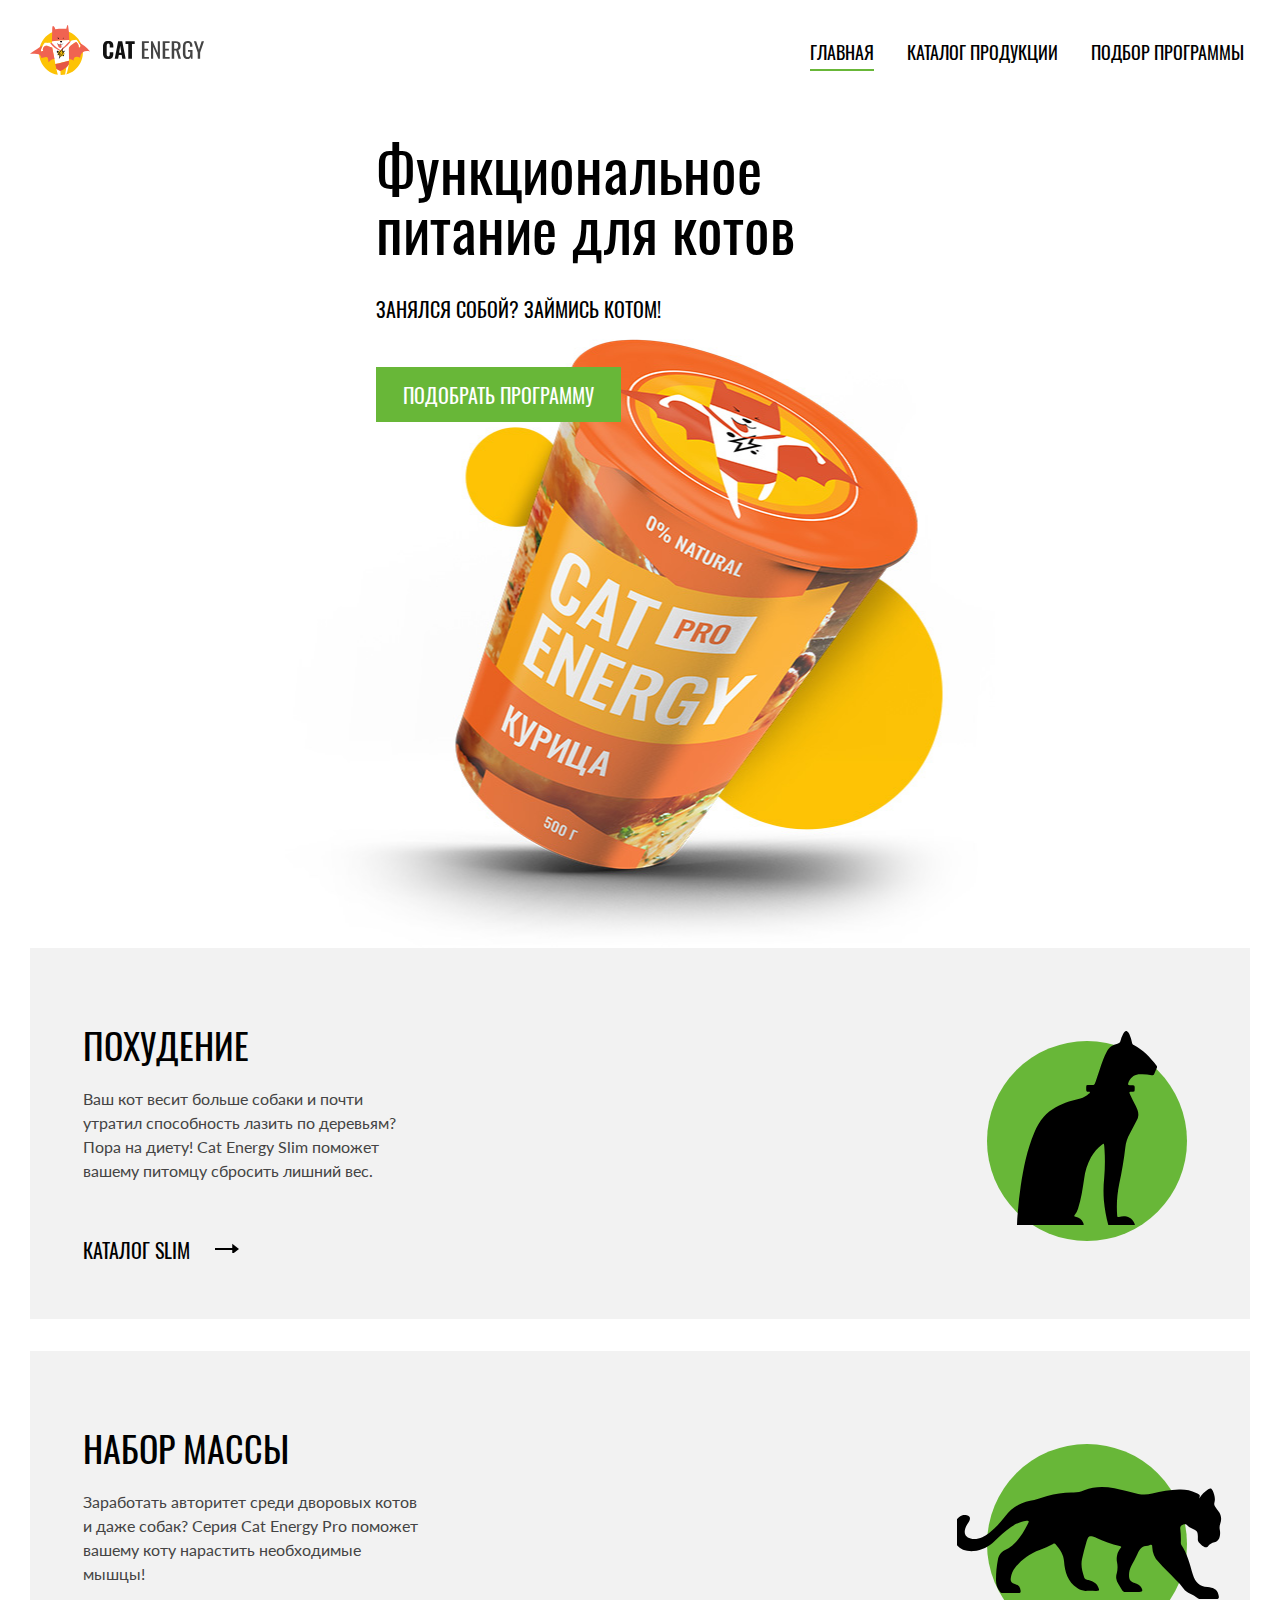
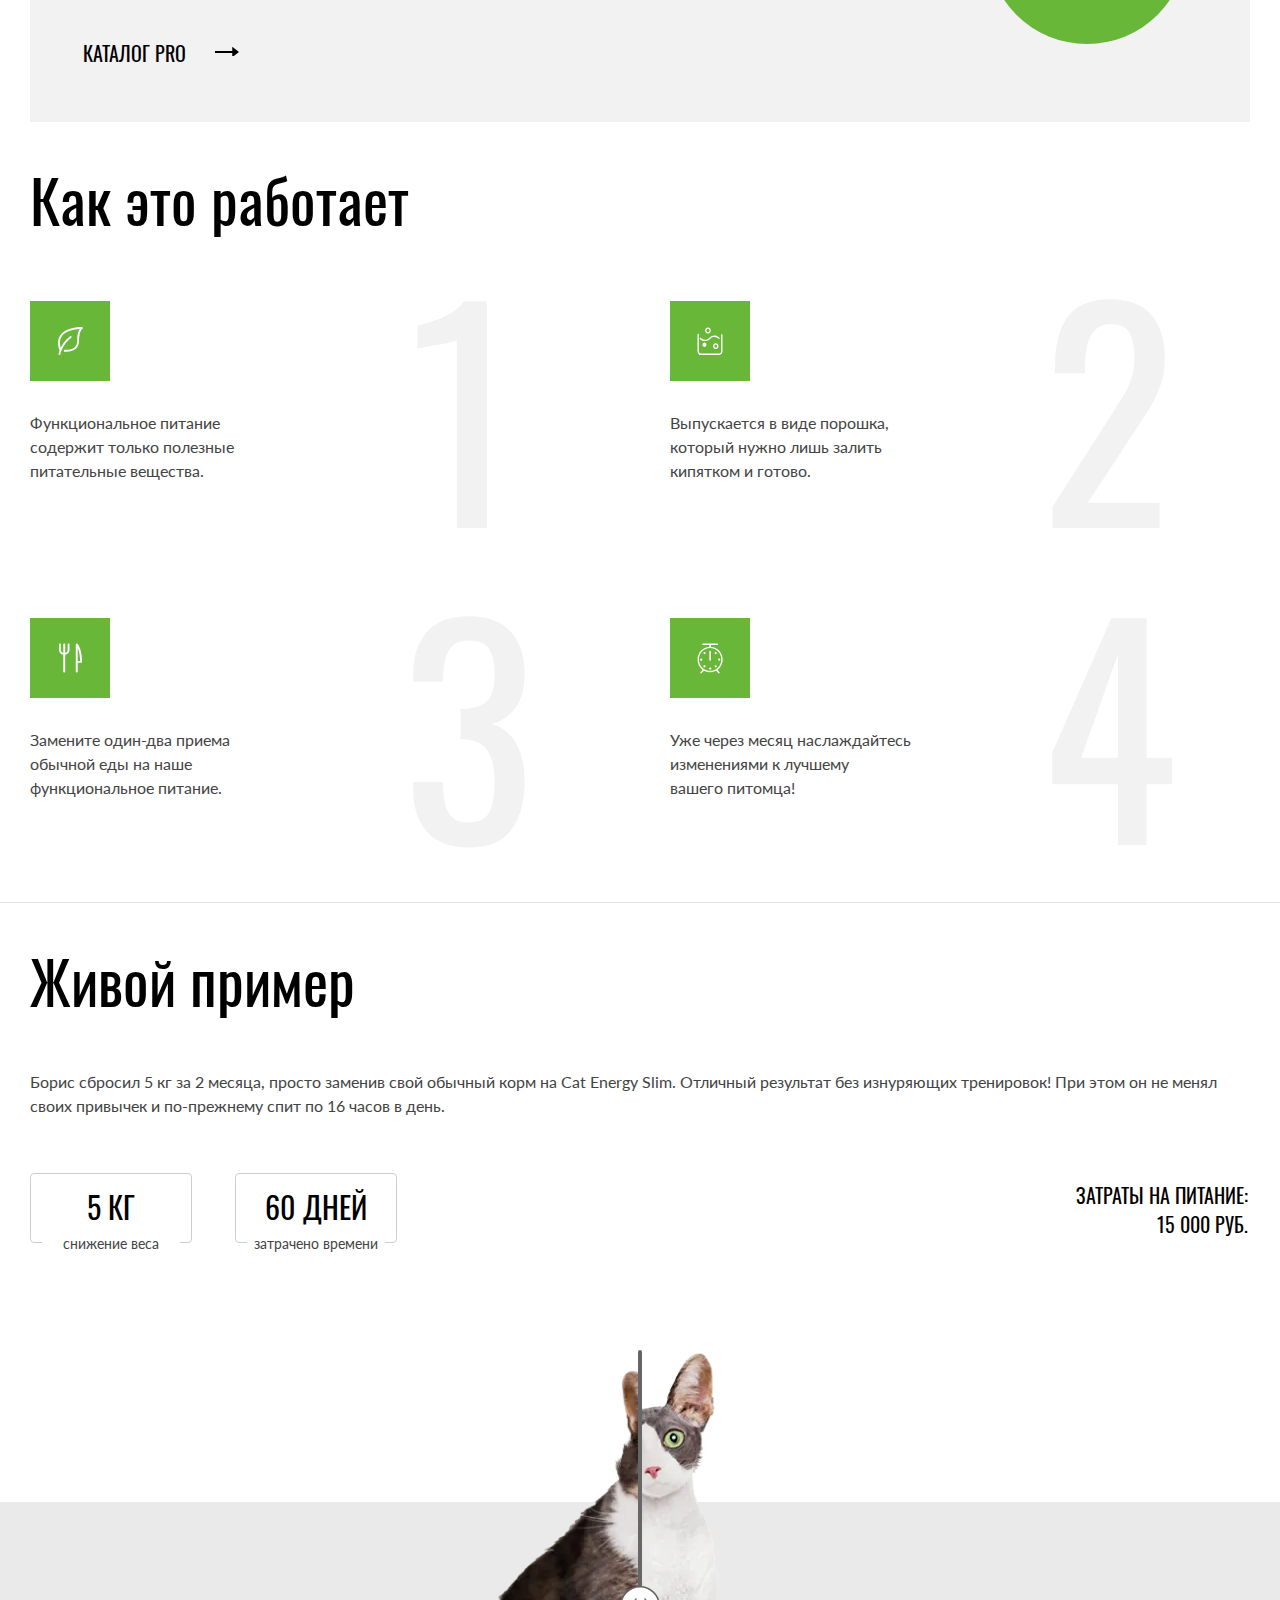
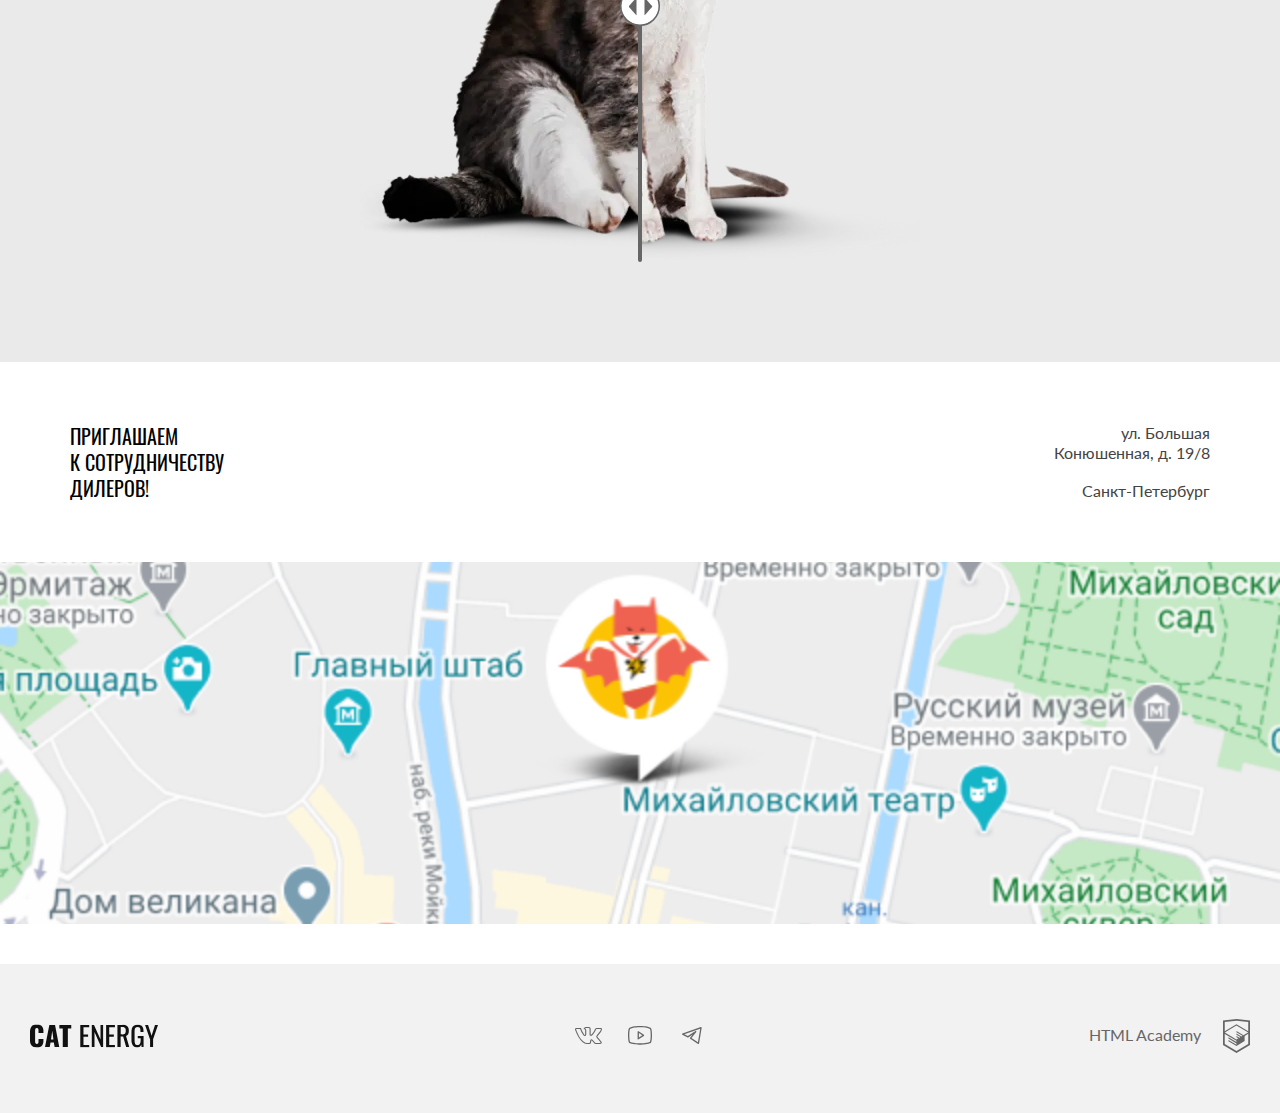
<file: index.html>
<!DOCTYPE html><html class="page" lang="ru"><head><meta charset="UTF-8"><title>Кокой-то Cat Energy</title><link rel="preload" href="styles/styles.css" as="style" crossorigin="anonymous"><link rel="preload" href="fonts/oswald/oswaldregular.woff2" as="font" crossorigin="anonymous"><link rel="preload" href="fonts/lato/Lato-Regular.woff2" as="font" crossorigin="anonymous"><meta name="viewport" content="width=device-width,initial-scale=1"><link rel="stylesheet" href="styles/styles.css"><link rel="icon" href="favicon.ico"><link rel="icon" href="./favicons/icon.svg" type="image/svg+xml"><link rel="apple-touch-icon" href="favicons/apple.png"><link rel="manifest" href="manifest.webmanifest"><script src="scripts/index.js" defer="defer"></script></head><body class="page__body page__body--index"><header class="main-header"><a class="main-header__logo" href="index.html"><picture><source media="(min-width: 1440px)" srcset="./images/logo-desktop.svg" width="202" height="59" type="image/svg+xml"><source media="(min-width: 768px)" srcset="./images/logo-tablet.svg" width="174" height="50" type="image/svg+xml"><img src="./images/logo-mobile.svg" alt="Логотип кокой" width="33" height="38"></picture></a><nav class="main-nav"><button class="main-nav__toggle" type="button"><span class="visually-hidden">Открыть меню</span></button><ul class="main-nav__list site-list page__nav"><li class="site-list__item"><a class="site-list__link site-list__link--current site-list__link--index" href="#">Главная</a></li><li class="site-list__item"><a class="site-list__link" href="./catalog.html">Каталог продукции</a></li><li class="site-list__item"><a class="site-list__link" href="./form.html">Подбор программы</a></li></ul></nav></header><main class="main"><section class="hero"><div class="hero__container"><div class="hero__wrapper"><div class="hero__block"><h1 class="hero__title">Функциональное питание для котов</h1><p class="hero__text">Занялся собой? Займись котом!</p></div></div><a class="link hero__link" href="#">Подобрать программу</a></div></section><section class="goals"><h2 class="visually-hidden">Выбор цели питания для котика</h2><ul class="goals__list"><li class="goals__item goals__item--slim"><h3 class="goals__title">Похудение</h3><p class="goals__text">Ваш кот весит больше собаки и почти утратил способность лазить по деревьям? Пора на диету! Cat Energy Slim поможет вашему питомцу сбросить лишний вес.</p><a class="link goals__link" href="#"><span class="goals__point">Каталог slim</span></a></li><li class="goals__item goals__item--pro"><h3 class="goals__title">Набор массы</h3><p class="goals__text">Заработать авторитет среди дворовых котов и даже собак? Серия Cat Energy Pro поможет вашему коту нарастить необходимые мышцы!</p><a class="link goals__link" href="#"><span class="goals__point">Каталог pro</span></a></li></ul></section><section class="advantages"><h2 class="advantages__title">Как это работает</h2><ul class="advantages__list"><li class="advantages__item advantages__item--leaf"><p class="advantages__text">Функциональное питание содержит только полезные питательные вещества.</p></li><li class="advantages__item advantages__item--boil"><p class="advantages__text">Выпускается в виде порошка, который нужно лишь залить кипятком и готово.</p></li><li class="advantages__item advantages__item--eat"><p class="advantages__text">Замените один-два приема обычной еды на наше функциональное питание.</p></li><li class="advantages__item advantages__item--clock"><p class="advantages__text">Уже через месяц наслаждайтесь изменениями к лучшему вашего&nbsp;питомца!</p></li></ul></section><section class="description"><h2 class="description__title"><span class="description__title-text">Живой пример</span></h2><div class="description__wrapper"><div class="description__block"><p class="description__text">Борис сбросил 5 кг за 2 месяца, просто заменив свой обычный корм на Cat Energy Slim. Отличный результат без&nbsp;изнуряющих тренировок! При этом он не менял своих привычек и по-прежнему спит по 16 часов в день.</p><div class="description__container"><ul class="description__results"><li class="description__result result"><span class="result__title">5 кг</span> <span class="result__text">снижение веса</span></li><li class="description__result result"><span class="result__title">60 дней</span> <span class="result__text">затрачено времени</span></li></ul><p class="description__cost">Затраты на питание: <span class="description__sum">15 000 руб.</span></p></div></div><div class="slider"><div class="slider__container"><ul class="slider__list"><li class="slider__screen slider__screen--before"><picture><source type="image/webp" media="(min-width: 768px)" srcset="./images/before-tablet@1x.webp, ./images/before-tablet@2x.webp 2x" width="560" height="512"><source type="image/webp" srcset="./images/before-mobile@1x.webp, ./images/before-mobile@2x.webp 2x" width="280" height="256"><source media="(min-width: 768px)" width="560" height="512" type="image/png" srcset="./images/before-tablet@1x.png, ./images/before-tablet@2x.png 2x"><img src="./images/before-mobile@1x.png" srcset="./images/before-mobile@2x.png 2x" width="280" height="256" alt="Толстенький котик"></picture></li><li class="slider__screen slider__screen--after"><picture><source type="image/webp" media="(min-width: 768px)" srcset="./images/after-tablet@1x.webp, ./images/after-tablet@2x.webp 2x" width="560" height="512"><source type="image/webp" srcset="./images/after-mobile@1x.webp, ./images/after-mobile@2x.webp 2x" width="280" height="256"><source media="(min-width: 768px)" width="560" height="512" type="image/png" srcset="./images/after-tablet@1x.png, ./images/after-tablet@2x.png 2x"><img src="./images/after-mobile@1x.png" srcset="./images/after-mobile@2x.png 2x" width="280" height="256" alt="Худенький котик"></picture></li></ul><button class="slider__control" type="button"><span class="visually-hidden">Показывает разницу</span> <span class="slider__control-bg"></span></button></div></div></div></section></main><footer class="footer"><section class="contacts"><div class="contacts__invite invite"><h2 class="invite__title">Приглашаем к&nbsp;сотрудничеству дилеров!</h2><p class="invite__text"><span>ул. Большая Конюшенная, д. 19/8</span><span>Санкт-Петербург</span></p></div><div class="contacts__map map"><div class="map__google"><iframe src="https://www.google.com/maps/embed?pb=!1m18!1m12!1m3!1d1998.603787672858!2d30.32047247697675!3d59.938716474915154!2m3!1f0!2f0!3f0!3m2!1i1024!2i768!4f13.1!3m3!1m2!1s0x4696310fca145cc1%3A0x42b32648d8238007!2z0JHQvtC70YzRiNCw0Y8g0JrQvtC90Y7RiNC10L3QvdCw0Y8g0YPQuy4sIDE5LzgsINCh0LDQvdC60YIt0J_QtdGC0LXRgNCx0YPRgNCzLCDQoNC-0YHRgdC40Y8sIDE5MTE4Ng!5e0!3m2!1sru!2srs!4v1732124999449!5m2!1sru!2srs" width="600" height="450" style="border:0;" allowfullscreen="" loading="lazy" referrerpolicy="no-referrer-when-downgrade"></iframe></div><div class="map__image"><picture><img src="../../images/location.png" alt="Карта с локацией местоположения" width="320" height="362"></picture></div></div></section><div class="footer__elements"><div class="footer__container"><a class="footer__logo" href="#"><img src="./images/logo-mobile-text.svg" alt="Логотип Кэт Энерджи" width="128" height="24"></a></div><ul class="social"><li class="social__item"><a class="social__link social__link--vk" href="#" aria-label="Переход во вконтакте"></a></li><li class="social__item"><a class="social__link social__link--youtube" href="#" aria-label="Переход в youtube"></a></li><li class="social__item"><a class="social__link social__link--telegram" href="#" aria-label="Переход в телеграм"></a></li></ul><div class="footer__developer"><a class="footer__link" href="https://htmlacademy.ru/">HTML Academy</a> <a class="footer__pin" href="https://htmlacademy.ru/"><svg role="img" width="27" height="34" viewBox="0 0 27 34" xmlns="http://www.w3.org/2000/svg"><use href="./icons/stack.svg#html-academy-pin"></use></svg> <span class="visually-hidden">Логотип Разработчика</span></a></div></div></footer></body></html>
</file>
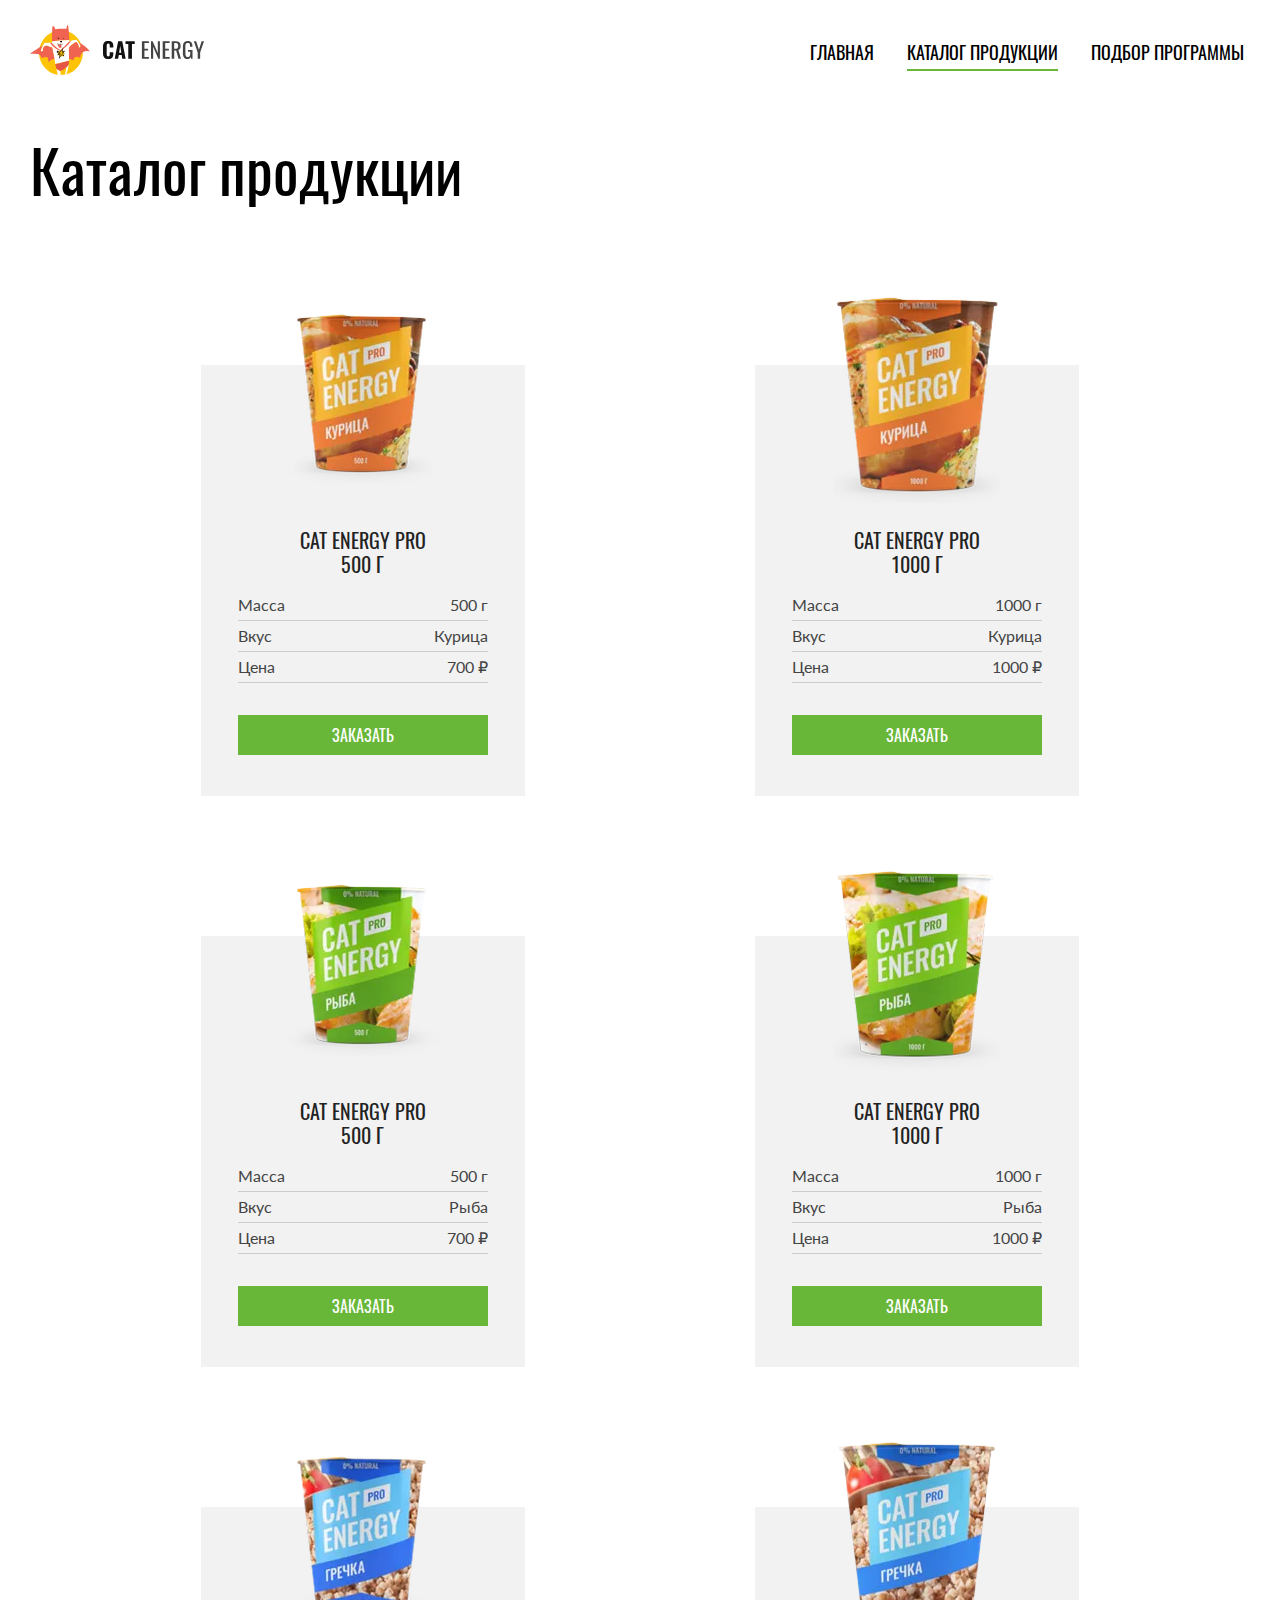
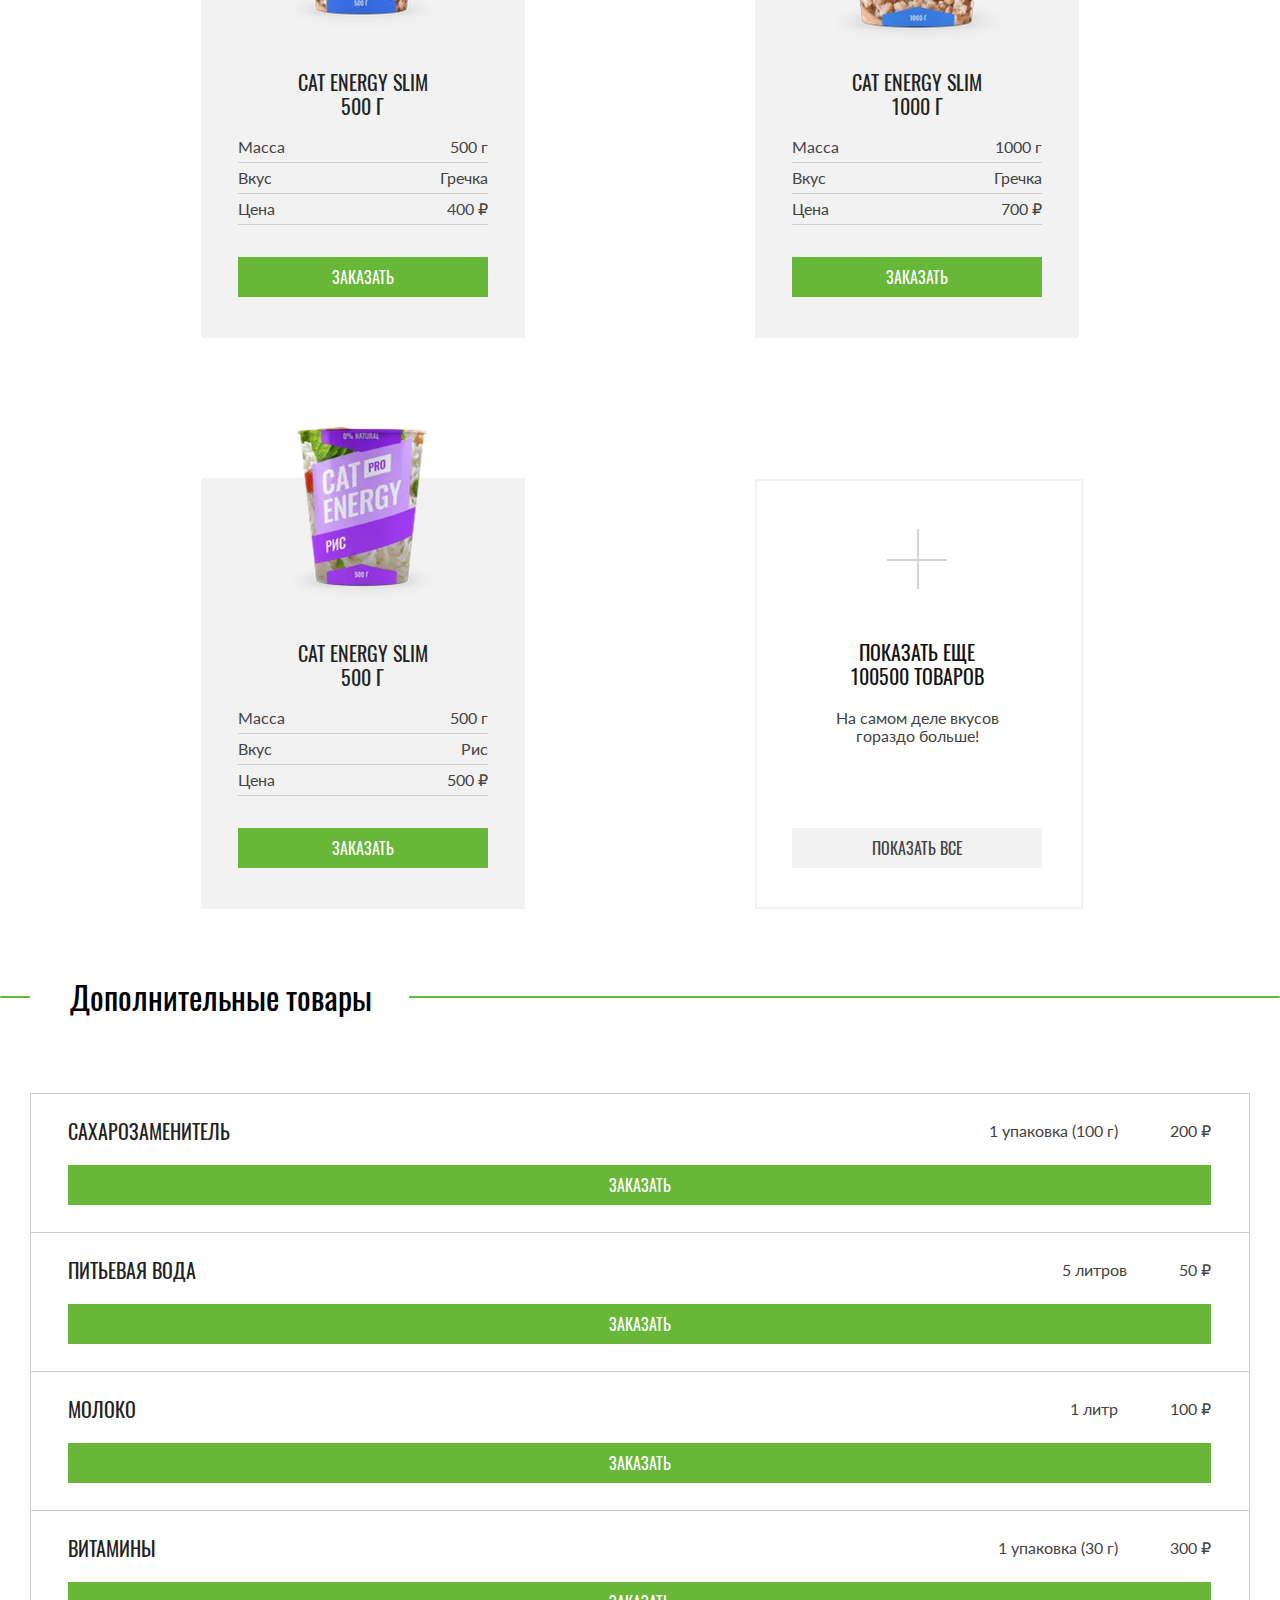
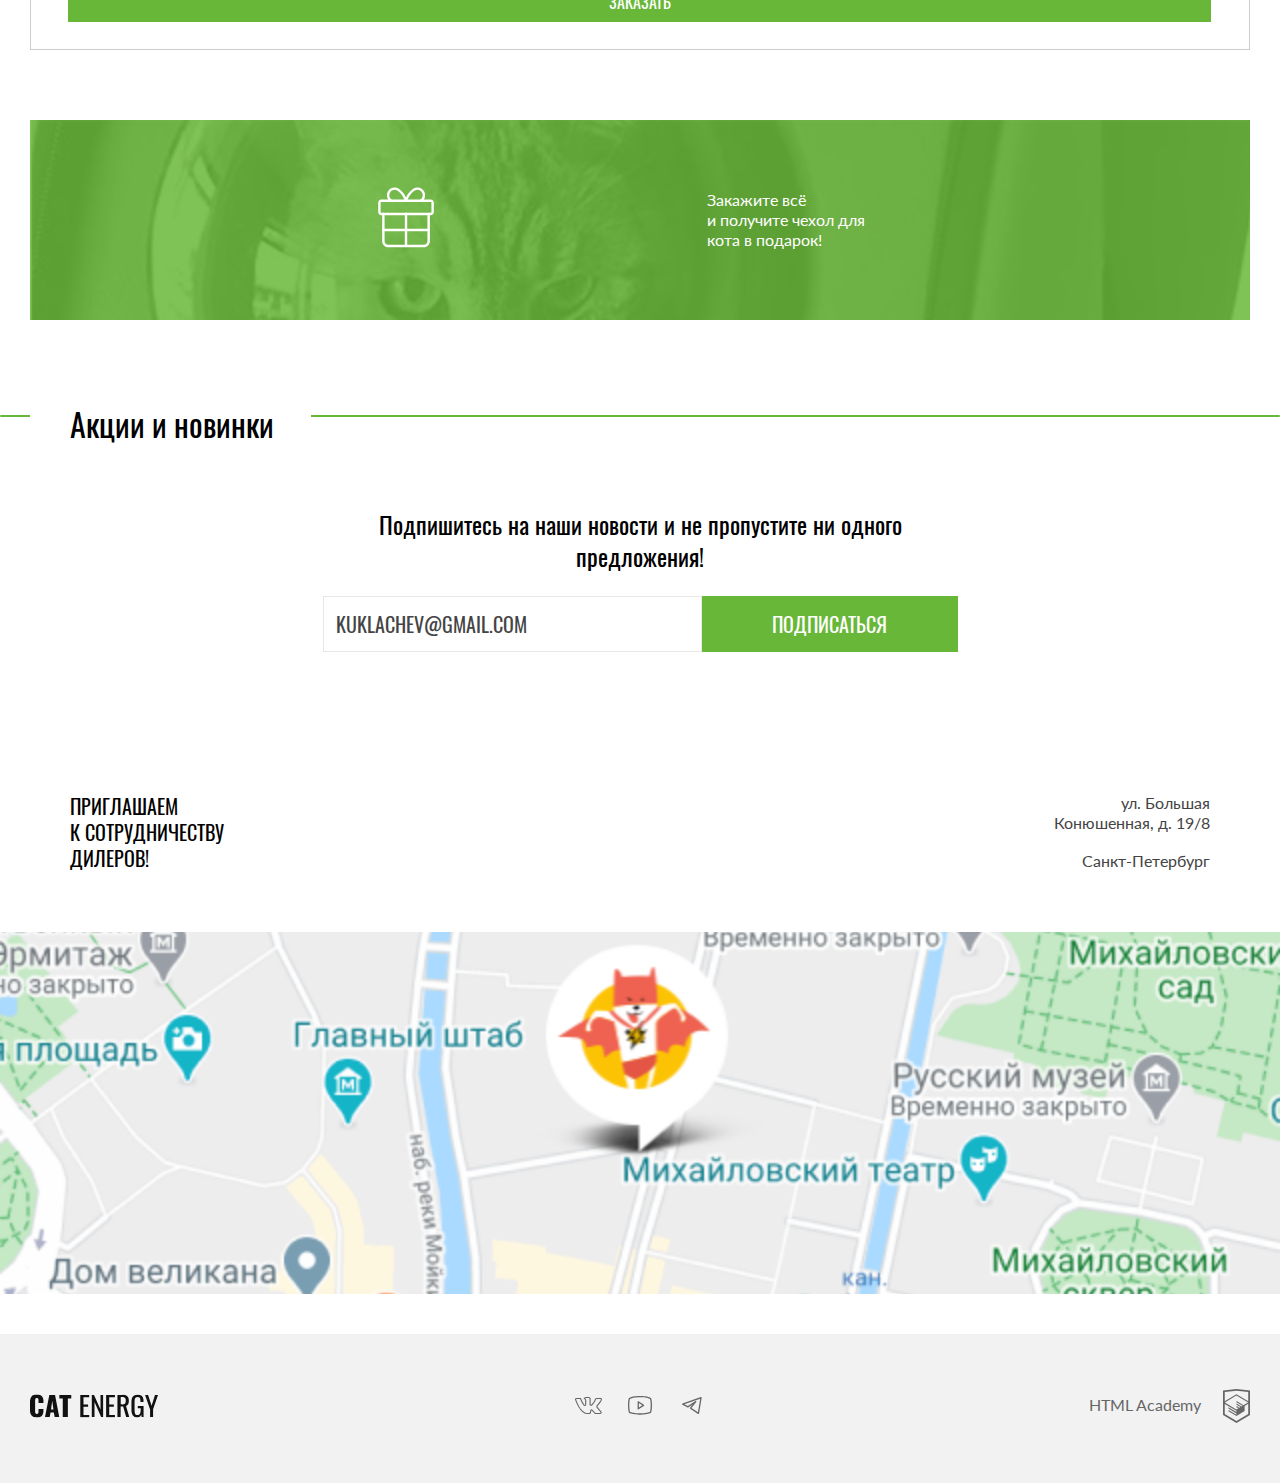
<file: catalog.html>
<!DOCTYPE html><html class="page" lang="ru"><head><meta charset="UTF-8"><title>Кокой-то Cat Energy</title><link rel="preload" href="styles/styles.css" as="style" crossorigin="anonymous"><link rel="preload" href="fonts/oswald/oswaldregular.woff2" as="font" crossorigin="anonymous"><link rel="preload" href="fonts/lato/Lato-Regular.woff2" as="font" crossorigin="anonymous"><meta name="viewport" content="width=device-width,initial-scale=1"><link rel="stylesheet" href="styles/styles.css"><link rel="icon" href="favicon.ico"><link rel="icon" href="./favicons/icon.svg" type="image/svg+xml"><link rel="apple-touch-icon" href="favicons/apple.png"><link rel="manifest" href="manifest.webmanifest"><script src="scripts/index.js" defer="defer"></script></head><body class="page__body"><header class="main-header"><a class="main-header__logo" href="index.html"><picture><source media="(min-width: 1440px)" srcset="./images/logo-desktop.svg" width="202" height="59" type="image/svg+xml"><source media="(min-width: 768px)" srcset="./images/logo-tablet.svg" width="174" height="50" type="image/svg+xml"><img src="./images/logo-mobile.svg" alt="Логотип кокой" width="33" height="38"></picture></a><nav class="main-nav"><button class="main-nav__toggle" type="button"><span class="visually-hidden">Открыть меню</span></button><ul class="main-nav__list site-list page__nav"><li class="site-list__item"><a class="site-list__link" href="/index.html">Главная</a></li><li class="site-list__item"><a class="site-list__link site-list__link--current" href="./catalog.html">Каталог продукции</a></li><li class="site-list__item"><a class="site-list__link" href="./form.html">Подбор программы</a></li></ul></nav></header><main class="main"><section><div class="product"><h1 class="product__title inner-title"><span class="inner-title__text">Каталог продукции</span></h1><ul class="product__about"><li class="product__catalog card"><div class="card__content"><div class="card__specification"><picture><source type="image/webp" media="(min-width: 1440px)" srcset="./images/chicken500-desktop@1x.webp, ./images/chicken500-desktop@2x.webp 2x" width="169" height="210"><source type="image/webp" media="(min-width: 768px)" srcset="./images/chicken500-tablet@1x.webp, ./images/chicken500-tablet@2x.webp 2x" width="200" height="210"><source type="image/webp" srcset="./images/chicken500@1x.webp, ./images/chicken500@2x.webp 2x" width="140" height="107"><source media="(min-width: 1440px)" srcset="./images/chicken500-desktop@1x.png, ./images/chicken500-desktop@2x.png 2x" type="image/png" width="169" height="210"><source media="(min-width: 768px)" srcset="./images/chicken500-tablet@1x.png, ./images/chicken500-tablet@2x.png 2x" type="image/png" width="200" height="210"><img class="card__image" alt="Корм с курой" src="./images/chicken500@1x.png" srcset="./images/chicken500@2x.png 2x" width="140" height="107"></picture><div class="card__details details"><h2 class="details__title">Cat Energy PRO 500 г</h2><div class="details__elements"><p class="details__text">Масса <span>500 г</span></p><p class="details__text">Вкус <span>Курица</span></p><p class="details__text">Цена<span>700 ₽</span></p></div></div></div><a class="card__link" href="#">Заказать</a></div></li><li class="product__catalog card"><div class="card__content"><div class="card__specification"><picture><source type="image/webp" media="(min-width: 1440px)" srcset="./images/chicken1000-desktop@1x.webp, ./images/chicken1000-desktop@2x.webp 2x" width="169" height="210"><source type="image/webp" media="(min-width: 768px)" srcset="./images/chicken1000-tablet@1x.webp, ./images/chicken1000-tablet@2x.webp 2x" width="200" height="210"><source type="image/webp" srcset="./images/chicken1000@1x.webp, ./images/chicken1000@2x.webp 2x" width="140" height="107"><source media="(min-width: 1440px)" srcset="./images/chicken1000-desktop@1x.png, ./images/chicken1000-desktop@2x.png 2x" type="image/png" width="169" height="210"><source media="(min-width: 768px)" srcset="./images/chicken1000-tablet@1x.png, ./images/chicken1000-tablet@2x.png 2x" type="image/png" width="200" height="210"><img class="card__image" alt="Корм с курой" src="./images/chicken1000@1x.png" srcset="./images/chicken1000@2x.png 2x" width="140" height="107"></picture><div class="card__details details"><h2 class="details__title">Cat Energy PRO 1000 г</h2><div class="details__elements"><p class="details__text">Масса <span>1000 г</span></p><p class="details__text">Вкус <span>Курица</span></p><p class="details__text">Цена <span>1000 ₽</span></p></div></div></div><a class="card__link" href="#">Заказать</a></div></li><li class="product__catalog card"><div class="card__content"><div class="card__specification"><picture><source type="image/webp" media="(min-width: 1440px)" srcset="./images/fish500-desktop@1x.webp, ./images/fish500-desktop@2x.webp 2x" width="169" height="210"><source type="image/webp" media="(min-width: 768px)" srcset="./images/fish500-tablet@1x.webp, ./images/fish500-tablet@2x.webp 2x" width="200" height="210"><source type="image/webp" srcset="./images/fish500@1x.webp, ./images/fish500@2x.webp 2x" width="140" height="107"><source media="(min-width: 1440px)" srcset="./images/fish500-desktop@1x.png, ./images/fish500-desktop@2x.png 2x" type="image/png" width="169" height="210"><source media="(min-width: 768px)" srcset="./images/fish500-tablet@1x.png, ./images/fish500-tablet@2x.png 2x" type="image/png" width="200" height="210"><img class="card__image" alt="Корм с рыбой" src="./images/fish500@1x.png" srcset="./images/fish500@2x.png 2x" width="140" height="107"></picture><div class="card__details details"><h2 class="details__title">Cat Energy PRO 500 г</h2><div class="details__elements"><p class="details__text">Масса <span>500 г</span></p><p class="details__text">Вкус <span>Рыба</span></p><p class="details__text">Цена <span>700 ₽</span></p></div></div></div><a class="card__link" href="#">Заказать</a></div></li><li class="product__catalog card"><div class="card__content"><div class="card__specification"><picture><source type="image/webp" media="(min-width: 1440px)" srcset="./images/fish1000-desktop@1x.webp, ./images/fish1000-desktop@2x.webp 2x" width="169" height="210"><source type="image/webp" media="(min-width: 768px)" srcset="./images/fish1000-tablet@1x.webp, ./images/fish1000-tablet@2x.webp 2x" width="200" height="210"><source type="image/webp" srcset="./images/fish1000@1x.webp, ./images/fish1000@2x.webp 2x" width="140" height="107"><source media="(min-width: 1440px)" srcset="./images/fish1000-desktop@1x.png, ./images/fish1000-desktop@2x.png 2x" type="image/png" width="169" height="210"><source media="(min-width: 768px)" srcset="./images/fish1000-tablet@1x.png, ./images/fish1000-tablet@2x.png 2x" type="image/png" width="200" height="210"><img class="card__image" alt="Корм с рыбой" src="./images/fish1000@1x.png" srcset="./images/fish1000@2x.png 2x" width="140" height="107"></picture><div class="card__details details"><h2 class="details__title">Cat Energy PRO 1000 г</h2><div class="details__elements"><p class="details__text">Масса <span>1000 г</span></p><p class="details__text">Вкус <span>Рыба</span></p><p class="details__text">Цена <span>1000 ₽</span></p></div></div></div><a class="card__link" href="#">Заказать</a></div></li><li class="product__catalog card"><div class="card__content"><div class="card__specification"><picture><source type="image/webp" media="(min-width: 1440px)" srcset="./images/buckwheat500-desktop@1x.webp, ./images/buckwheat500-desktop@2x.webp 2x" width="169" height="210"><source type="image/webp" media="(min-width: 768px)" srcset="./images/buckwheat500-tablet@1x.webp, ./images/buckwheat500-tablet@2x.webp 2x" width="200" height="210"><source type="image/webp" srcset="./images/buckwheat500@1x.webp, ./images/buckwheat500@2x.webp 2x" width="140" height="107"><source media="(min-width: 1440px)" srcset="./images/buckwheat500-desktop@1x.png, ./images/buckwheat500-desktop@2x.png 2x" type="image/png" width="169" height="210"><source media="(min-width: 768px)" srcset="./images/buckwheat500-tablet@1x.png, ./images/buckwheat500-tablet@2x.png 2x" type="image/png" width="200" height="210"><img class="card__image" alt="Корм с гречей" src="./images/buckwheat500@1x.png" srcset="./images/buckwheat500@2x.png 2x" width="140" height="107"></picture><div class="card__details details"><h2 class="details__title">Cat Energy SLIM 500 г</h2><div class="details__elements"><p class="details__text">Масса <span>500 г</span></p><p class="details__text">Вкус <span>Гречка</span></p><p class="details__text">Цена <span>400 ₽</span></p></div></div></div><a class="card__link" href="#">Заказать</a></div></li><li class="product__catalog card"><div class="card__content"><div class="card__specification"><picture><source type="image/webp" media="(min-width: 1440px)" srcset="./images/buckwheat1000-desktop@1x.webp, ./images/buckwheat1000-desktop@2x.webp 2x" width="169" height="210"><source type="image/webp" media="(min-width: 768px)" srcset="./images/buckwheat1000-tablet@1x.webp, ./images/buckwheat1000-tablet@2x.webp 2x" width="200" height="210"><source type="image/webp" srcset="./images/buckwheat1000@1x.webp, ./images/buckwheat1000@2x.webp 2x" width="140" height="107"><source media="(min-width: 1440px)" srcset="./images/buckwheat1000-desktop@1x.png, ./images/buckwheat1000-desktop@2x.png 2x" type="image/png" width="169" height="210"><source media="(min-width: 768px)" srcset="./images/buckwheat1000-tablet@1x.png, ./images/buckwheat1000-tablet@2x.png 2x" type="image/png" width="200" height="210"><img class="card__image" alt="Корм с гречей" src="./images/buckwheat1000@1x.png" srcset="./images/buckwheat1000@2x.png 2x" width="140" height="107"></picture><div class="card__details details"><h2 class="details__title">Cat Energy SLIM 1000 г</h2><div class="details__elements"><p class="details__text">Масса <span>1000 г</span></p><p class="details__text">Вкус <span>Гречка</span></p><p class="details__text">Цена <span>700 ₽</span></p></div></div></div><a class="card__link" href="#">Заказать</a></div></li><li class="product__catalog card"><div class="card__content"><div class="card__specification"><picture><source type="image/webp" media="(min-width: 1440px)" srcset="./images/rice500-desktop@1x.webp, ./images/rice500-desktop@2x.webp 2x" width="169" height="210"><source type="image/webp" media="(min-width: 768px)" srcset="./images/rice500-tablet@1x.webp, ./images/rice500-tablet@2x.webp 2x" width="200" height="210"><source type="image/webp" srcset="./images/rice500@1x.webp, ./images/rice500@2x.webp 2x" width="140" height="107"><source media="(min-width: 1440px)" srcset="./images/rice500-desktop@1x.png, ./images/rice500-desktop@2x.png 2x" type="image/png" width="169" height="210"><source media="(min-width: 768px)" srcset="./images/rice500-tablet@1x.png, ./images/rice500-tablet@2x.png 2x" type="image/png" width="200" height="210"><img class="card__image" alt="Корм с рисом" src="./images/rice500@1x.png" srcset="./images/rice500@2x.png 2x" width="140" height="107"></picture><div class="card__details details"><h2 class="details__title">Cat Energy SLIM 500 г</h2><div class="details__elements"><p class="details__text">Масса <span>500 г</span></p><p class="details__text">Вкус <span>Рис</span></p><p class="details__text">Цена <span>500 ₽</span></p></div></div></div><a class="card__link" href="#">Заказать</a></div></li><li class="product__catalog more"><div class="more__content"><div class="more__all"><div class="more__card"><div class="more__container"><h2 class="more__title">Показать еще 100500&nbsp;товаров</h2><p class="more__text">На самом деле вкусов гораздо&nbsp;больше!</p></div></div><a class="more__link" href="#">Показать все</a></div></div></li></ul></div></section><section class="addition"><h2 class="addition__header title-line"><span class="addition__wrapper-desktop"><span class="addition__jacket title-line__jacket">Дополнительные товары</span></span></h2><div class="addition__about"><div class="addition__container"><ul class="addition__list"><li class="addition__item"><div class="addition__wrapper"><h3 class="addition__tittle">Сахарозаменитель</h3><p class="addition__text">1 упаковка (100 г) <span>200&nbsp;₽</span></p></div><a class="addition__link" href="#">Заказать</a></li><li class="addition__item"><div class="addition__wrapper"><h3 class="addition__tittle">Питьевая вода</h3><p class="addition__text">5 литров<span>50&nbsp;₽</span></p></div><a class="addition__link" href="#">Заказать</a></li><li class="addition__item"><div class="addition__wrapper"><h3 class="addition__tittle">Молоко</h3><p class="addition__text">1 литр <span>100&nbsp;₽</span></p></div><a class="addition__link" href="#">Заказать</a></li><li class="addition__item"><div class="addition__wrapper"><h3 class="addition__tittle">Витамины</h3><p class="addition__text">1 упаковка (30 г)<span>300&nbsp;₽</span></p></div><a class="addition__link" href="#">Заказать</a></li></ul></div><div class="present"><a class="present__link" href="#"><span class="present__text">Закажите всё и&nbsp;получите чехол для кота в подарок!</span></a></div></div></section><section class="subscribe"><h1 class="subscribe__title title-line"><span class="subscribe__wrapper-desktop"><span class="subscribe__jacket title-line__jacket">Акции и новинки</span></span></h1><div class="subscribe__container"><p class="subscribe__text">Подпишитесь на наши новости и не пропустите ни одного предложения!</p><form class="subscribe__form" action="https://echo.htmlacademy.ru" method="post"><label class="subscribe__label"><input class="subscribe__input" type="email" name="email" value="kuklachev@gmail.com" placeholder="enter your e-mail" required></label> <button class="subscribe__button" type="submit">Подписаться</button></form></div></section></main><footer class="footer"><section class="contacts"><div class="contacts__invite invite"><h2 class="invite__title">Приглашаем к&nbsp;сотрудничеству дилеров!</h2><p class="invite__text"><span>ул. Большая Конюшенная, д. 19/8</span><span>Санкт-Петербург</span></p></div><div class="contacts__map map"><div class="map__google"><iframe src="https://www.google.com/maps/embed?pb=!1m18!1m12!1m3!1d1998.603787672858!2d30.32047247697675!3d59.938716474915154!2m3!1f0!2f0!3f0!3m2!1i1024!2i768!4f13.1!3m3!1m2!1s0x4696310fca145cc1%3A0x42b32648d8238007!2z0JHQvtC70YzRiNCw0Y8g0JrQvtC90Y7RiNC10L3QvdCw0Y8g0YPQuy4sIDE5LzgsINCh0LDQvdC60YIt0J_QtdGC0LXRgNCx0YPRgNCzLCDQoNC-0YHRgdC40Y8sIDE5MTE4Ng!5e0!3m2!1sru!2srs!4v1732124999449!5m2!1sru!2srs" width="600" height="450" style="border:0;" allowfullscreen="" loading="lazy" referrerpolicy="no-referrer-when-downgrade"></iframe></div><div class="map__image"><picture><img src="../../images/location.png" alt="Карта с локацией местоположения" width="320" height="362"></picture></div></div></section><div class="footer__elements"><div class="footer__container"><a class="footer__logo" href="#"><img src="./images/logo-mobile-text.svg" alt="Логотип Кэт Энерджи" width="128" height="24"></a></div><ul class="social"><li class="social__item"><a class="social__link social__link--vk" href="#" aria-label="Переход во вконтакте"></a></li><li class="social__item"><a class="social__link social__link--youtube" href="#" aria-label="Переход в youtube"></a></li><li class="social__item"><a class="social__link social__link--telegram" href="#" aria-label="Переход в телеграм"></a></li></ul><div class="footer__developer"><a class="footer__link" href="https://htmlacademy.ru/">HTML Academy</a> <a class="footer__pin" href="https://htmlacademy.ru/"><svg role="img" width="27" height="34" viewBox="0 0 27 34" xmlns="http://www.w3.org/2000/svg"><use href="./icons/stack.svg#html-academy-pin"></use></svg> <span class="visually-hidden">Логотип Разработчика</span></a></div></div></footer></body></html>
</file>
<file: styles/styles.css>
@font-face{font-family:Lato;font-style:normal;font-weight:400;src:url(../fonts/lato/Lato-Regular.woff2)format("woff2"),url(../fonts/lato/Lato-Regular.woff)format("woff");font-display:swap}@font-face{font-family:Oswald;font-style:normal;font-weight:400;src:url(../fonts/oswald/oswaldregular.woff2)format("woff2"),url(../fonts/oswald/oswaldregular.woff)format("woff");font-display:swap}body{flex-direction:column;min-height:100vh;margin:0;font-family:Oswald,arial,sans-serif;display:flex}.visually-hidden{white-space:nowrap;-webkit-clip-path:inset(100%);clip-path:inset(100%);clip:rect(0 0 0 0);border:0;width:1px;height:1px;margin:-1px;padding:0;position:absolute;overflow:hidden}.inner-title{margin:0 20px;padding:0;font-size:36px;font-weight:400;line-height:36px}@media (width>=768px){.inner-title{margin:0 30px;font-size:60px;font-weight:400;line-height:60px}}@media (width>=1440px){.inner-title{margin:0}.inner-title__text{width:1220px;margin:0 auto;display:block}}.inner-text{text-transform:uppercase;margin:0 20px;padding:0;font-size:14px;font-weight:400;line-height:18px}.inner-text__text{width:260px;display:block}@media (width>=768px){.inner-text{margin:0 30px;font-size:20px;font-weight:400;line-height:30px}.inner-text__text{width:350px}}@media (width>=1440px){.inner-text{width:1220px;margin:0 auto}.inner-text__text{width:350px}}.text-input{gap:15px;display:flex}.text-input__label{text-transform:uppercase;color:#444;padding-top:13px;font-size:20px;font-weight:400;line-height:30px}.text-input__input{border:1px solid #e7e7e7;flex-grow:1;height:41px}.title-line{margin:0;padding:0;position:relative}.title-line:before{content:"";z-index:-1;background-color:#68b738;border-radius:2px;width:100%;height:2px;position:absolute;top:15px}.title-line__jacket{text-align:left;color:#000;background-color:#fff;padding-left:20px;padding-right:37px;font-size:24px;font-weight:400;line-height:24px}@media (width>=768px){.title-line__jacket{text-align:left;margin-left:30px;padding-left:40px;font-size:32px;font-weight:400;line-height:32px}}@media (width>=1440px){.title-line__jacket{margin-left:-39px;padding-bottom:30px;font-size:40px;font-weight:400;line-height:40px}}.card{border-top:1px solid #d9d9d9;padding:21px 0 24px}.card__content{width:280px;margin:0 auto}.card__specification{flex-wrap:wrap;justify-content:center;margin-top:0;margin-bottom:16px;display:flex}.card__link{text-align:center;text-transform:uppercase;color:#fff;background-color:#68b738;margin:0 auto;padding:10px 109px;font-size:16px;font-weight:400;line-height:20px;text-decoration:none;display:block;bottom:0}.card__link:hover{background-color:#5eaa2f}.card__link:focus{background-color:#5eaa2f;outline:none}.card__link:active{color:#ffffff4d;background-color:#5eaa2f}.card__image{display:block}@media (width>=768px){.card{border:none;margin:0;padding:0;position:relative}.card:before{content:"";z-index:-1;background-color:#f2f2f2;width:100%;height:calc(100% - 70px);position:absolute;bottom:0;left:0}.card__link{box-sizing:border-box;width:100%;padding:10px}.card__content{flex-direction:column;width:250px;height:calc(100% - 41px);margin:0 auto;padding:0 0 41px;display:flex}.card__specification{flex-direction:column;flex-grow:1;justify-content:flex-start;margin:0;padding-bottom:32px;display:flex}.card__image{margin:0 auto}.card__elements{margin-bottom:32px}}@media (width>=1440px){.card__content{width:170px}.card__specification{padding-bottom:40px}}.details{width:140px}.details__title{text-align:left;color:#222;text-transform:uppercase;max-width:70%;margin:0;padding-bottom:14px;font-size:16px;font-weight:400;line-height:20px}.details__text{text-align:left;color:#444;flex-wrap:wrap;justify-content:space-between;gap:10px;width:140px;margin:0;font-family:Lato,arial,sans-serif;font-size:12px;font-weight:400;line-height:16px;display:flex}@media (width>=768px){.details{width:100%}.details__title{text-align:center;max-width:145px;margin:0 auto;padding-top:23px;font-size:20px;font-weight:400;line-height:24px}.details__text{text-align:center;border-bottom:1px solid #cdcdcd;width:100%;padding-top:5px;padding-bottom:5px;font-family:Lato,arial,sans-serif;font-size:16px;font-weight:400;line-height:20px}}@media (width>=1440px){.details__title{padding-top:11px}.details__text{padding-top:9px;padding-bottom:3px}}.more{border-top:1px solid #d9d9d9;border-bottom:1px solid #d9d9d9}.more__content{width:280px;margin:0 auto}.more__all{padding-top:61px;padding-bottom:24px;position:relative}.more__all:before{content:"";background-color:#d3d3d3;width:30px;height:2px;position:absolute;top:39px;left:125px}.more__all:after{content:"";background-color:#d3d3d3;width:2px;height:30px;position:absolute;top:24px;left:50%}.more__title{text-transform:uppercase;color:#111;text-align:center;margin:0 auto;padding:16px 0 9px;font-size:16px;font-weight:400;line-height:20px}.more__text{color:#444;text-align:center;min-width:240px;margin:0 auto;padding-bottom:20px;font-family:Lato,arial,sans-serif;font-size:12px;font-weight:400;line-height:16px}.more__link{text-align:center;color:#444;text-transform:uppercase;background-color:#f2f2f2;min-width:92px;padding:10px;font-size:16px;font-weight:400;line-height:20px;text-decoration:none;display:block}.more__link:hover,.more__link:active{background-color:#ebebeb}@media (width>=768px){.more{border-top:unset;border-bottom:unset;margin-top:36px;position:relative}.more:before{content:"";border:2px solid #f2f2f2;width:100%;height:calc(100% - 39px);position:absolute;bottom:0;left:0}.more__content{width:324px;margin:0 auto}.more__all{margin-left:37px;margin-right:37px;padding-top:176px;position:relative}.more__all:before{width:60px;top:115px;left:95px}.more__all:after{height:60px;top:85px}.more__container{width:unset;flex-flow:column wrap;gap:0;padding:20px 0 24px;display:flex}.more__title{margin:0;padding:0;font-size:20px;font-weight:400;line-height:24px}.more__text{text-align:center;padding-top:21px;padding-bottom:59px;font-size:16px;font-weight:400;line-height:18px;display:inline-block}}@media (width>=1440px){.more:before{height:calc(100% - 75px)}.more__content{width:245px;margin:0 auto}.more__all{padding:221px 0 0}.more__all:before{top:150px;left:54px}.more__all:after{top:120px}.more__container{flex-direction:column;padding:0}.more__text{min-width:unset;padding-top:26px;padding-bottom:90px}.more__link{margin:0;padding:10px}.page__body--index{position:relative}.page__body--index:before{content:"";z-index:3;opacity:.85;background-color:#68b738;width:50%;height:600px;position:absolute;top:0;left:50%}.page__body--index:after{content:"";z-index:1;background-color:#48474b;width:50%;height:600px;position:absolute;top:0;left:50%}.page__body--index .page__nav{color:#fff}}.main-header{z-index:30;background:url(../images/logo-mobile-text.svg) 50% 25px no-repeat;padding-top:65px;position:relative}.main-header__logo{z-index:10;position:absolute;top:13px;left:20px}.main-header__logo:hover{opacity:.8}.main-header__logo:active{opacity:.6}@media (width>=768px){.main-header{background:0 0;padding:40px 14px 22px 31px}.main-header__logo{top:25px;left:30px}}@media (width>=1440px){.main-header{width:1220px;min-height:45px;margin:0 auto;padding:73px 0 20px}.main-header__logo{width:202px;height:59px;top:55px;left:0}}.site-list{border-top:1px solid #e6e6e6;margin:0;padding:0;list-style:none}.site-list__item{border-bottom:1px solid #e6e6e6}.site-list__link{text-transform:uppercase;color:#000;text-align:center;padding:24px 5px 21px;font-size:20px;font-weight:400;line-height:20px;text-decoration:none;display:block}.site-list__link:hover,.site-list__link:focus{opacity:.6}.site-list__link:active{opacity:.3}@media (width>=768px){.site-list__link{text-align:left;padding:0;font-size:18px;font-weight:400;line-height:24px}.site-list,.site-list__item{border:none}.site-list__link--current{border-bottom:2px solid #68b738;padding-bottom:5px}}@media (width>=1440px){.site-list__link{text-align:left;color:inherit;font-size:20px;font-weight:400;line-height:29.64px}.site-list__link--index{border-bottom:2px solid #fff}.site-list__link--current{padding-bottom:4px}}.main-nav{position:relative}.main-nav__toggle{background:url(../images/burger.svg) no-repeat;border:none;width:24px;height:24px;display:none;position:absolute;top:-45px;right:20px}.main-nav--closed .main-nav__toggle{display:block}.main-nav--closed .main-nav__list{display:none}.main-nav--opened .main-nav__toggle{background:url(../images/nav-cross.svg) no-repeat;display:block}.main-nav--opened .main-nav__list{background-color:#fff;width:100%;display:block;position:absolute;top:0;left:0}@media (width>=768px){.main-nav__toggle,.main-nav--closed .main-nav__toggle{display:none}.main-nav--closed .main-nav__list{display:flex}.main-nav--opened .main-nav__toggle{display:none}.main-nav__list{flex-wrap:wrap;justify-content:flex-start;gap:33px;width:441px;margin-left:auto;margin-right:15px}.main-nav--opened .main-nav__list{display:flex;position:static}}@media (width>=1440px){.main-nav__list{min-width:unset;justify-content:flex-start;width:478px;margin-right:0}}.main{flex-grow:1;width:100%;min-width:320px;margin:0 auto}@media (width>=1440px){.main{z-index:10;position:relative}}.hero{color:#fff;margin-bottom:20px}.hero__wrapper{margin-bottom:3px;padding-bottom:135px;position:relative}.hero__wrapper:before{content:"";z-index:10;background:url(../images/index-can-mobile.png) no-repeat;width:280px;height:270px;position:absolute;bottom:0;left:50%;transform:translate(-50%)}.hero__block{background:#424147 -webkit-image-set(url(../images/index-background-mobile@1x.webp) 1x type("image/webp"),url(../images/index-background-mobile@2x.webp) 2x type("image/webp"),url(../images/index-background-mobile@1x.jpg) 1x type("image/jpg"),url(../images/index-background-mobile@2x.jpg) 2x type("image/jpg")) top/auto 100% no-repeat;background:#424147 image-set("../images/index-background-mobile@1x.webp" 1x type("image/webp"),"../images/index-background-mobile@2x.webp" 2x type("image/webp"),"../images/index-background-mobile@1x.jpg" 1x type("image/jpg"),"../images/index-background-mobile@2x.jpg" 2x type("image/jpg")) top/auto 100% no-repeat;padding-top:27px;padding-bottom:163px;position:relative}.hero__block:before{content:"";z-index:1;opacity:.85;background-color:#68b738;width:100%;height:100%;position:absolute;top:0;left:0}.hero__title{text-align:center;z-index:5;width:300px;margin:0 auto 26px;padding:0;font-family:Oswald,arial,sans-serif;font-size:36px;font-weight:400;line-height:36px;position:relative}.hero__text{text-align:center;text-transform:uppercase;z-index:5;width:300px;margin:0 auto;padding:0;font-size:14px;font-weight:400;line-height:14px;position:relative}.hero__link{text-align:center;text-transform:uppercase;color:#fff;background-color:#68b738;margin:0 20px;padding:11px 5px 9px;font-size:16px;font-weight:400;line-height:20px;text-decoration:none;display:block}.hero__link:hover{background-color:#5eaa2f}.hero__link:focus{background-color:#5eaa2f;outline:none}.hero__link:active{color:#ffffff4d;background-color:#5eaa2f}@media (width>=768px){.hero{color:#000;box-sizing:border-box;width:709px;margin:0 auto;padding-top:45px;padding-bottom:526px;padding-left:90px;position:relative}.hero:before{content:"";background:url(../images/index-can-tablet.png) no-repeat;width:709px;height:609px;position:absolute;bottom:0;left:50%;transform:translate(-50%)}}@media (width>=768px) and (resolution>=2dppx){.hero:before{background:url(../images/index-can-tablet@2x.png) no-repeat}}@media (width>=768px){.hero__wrapper{margin:0;padding:0}.hero__wrapper:before{display:none}.hero__block{background:0 0;padding:0}.hero__block:before{display:none}.hero__title{text-align:left;width:450px;margin:0 0 41px;font-size:60px;font-weight:400;line-height:60px}.hero__text{text-align:left;width:450px;margin:0 0 48px;font-size:20px;font-weight:400;line-height:20px}.hero__link{text-align:center;box-sizing:border-box;z-index:10;width:245px;margin:0;padding:15px 5px 14px;font-size:20px;font-weight:400;line-height:26px;position:relative}}@media (width>=1440px){.hero{width:100%;margin:0 0 81px;padding:0 0 57px;position:relative}.hero:before{bottom:unset;z-index:5;opacity:.85;background:#68b738;width:50%;height:calc(100% + 139px);top:-139px;transform:translate(0)}.hero:after{content:"";bottom:unset;z-index:1;background:#424147 -webkit-image-set(url(../images/index-background-desktop@1x.webp) 1x type("image/webp"),url(../images/index-background-desktop@2x.webp) 2x type("image/webp"),url(../images/index-background-desktop@1x.jpg) 1x type("image/jpg"),url(../images/index-background-desktop@2x.jpg) 2x type("image/jpg")) 100% 0/auto 100% no-repeat;background:#424147 image-set("../images/index-background-desktop@1x.webp" 1x type("image/webp"),"../images/index-background-desktop@2x.webp" 2x type("image/webp"),"../images/index-background-desktop@1x.jpg" 1x type("image/jpg"),"../images/index-background-desktop@2x.jpg" 2x type("image/jpg")) 100% 0/auto 100% no-repeat;width:50%;height:calc(100% + 139px);position:absolute;top:-139px;left:50%;transform:translate(0)}.hero__container{box-sizing:border-box;z-index:10;width:1220px;min-height:499px;margin:0 auto;padding-top:86px;padding-left:79px;padding-right:650px;position:relative}.hero__container:before{content:"";background:url(../images/index-can-desktop.png) no-repeat;width:552px;height:499px;margin-left:-163px;position:absolute;top:5px;left:50%}}@media (width>=1440px) and (resolution>=2dppx){.hero__container:before{background:url(../images/index-can-desktop@2x.png) no-repeat}}@media (width>=1440px){.hero__wrapper{position:relative}.hero__title{margin:0 0 39px;padding:0}.hero__text{margin:0 0 52px}}.goals__list{margin:0 20px;padding:0;list-style:none;display:block}.goals__item{background-color:#f2f2f2;margin-bottom:20px;padding:30px 20px 16px;position:relative}.goals__item:before{content:"";z-index:1;background:#68b738;border-radius:50%;width:50px;height:50px;position:absolute;top:25px;left:20px}.goals__item:after{content:"";z-index:5;background-repeat:no-repeat;background-size:cover;position:absolute}.goals__item:last-child{margin-bottom:0}.goals__item--slim:after{background-image:url(../images/cat-slim.svg);width:36px;height:50px;top:21px;left:27px}.goals__item--pro:after{background-image:url(../images/cat-pro.svg);width:67px;height:28px;top:36px;left:13px}.goals__title{text-transform:uppercase;margin:0 0 30px;padding:0 0 0 70px;font-family:Oswald,arial,sans-serif;font-size:24px;font-weight:400;line-height:37px}.goals__text{text-align:left;color:#444;border-bottom:1px solid #d9d9d9;margin:0 0 14px;padding:0 2px 23px 0;font-family:Lato,arial,sans-serif;font-size:14px;font-weight:400;line-height:18px}.goals__link{text-transform:uppercase;color:#000;text-align:left;min-width:150px;padding-right:65px;font-family:Oswald,arial,sans-serif;font-size:16px;font-weight:400;line-height:16px;text-decoration:none;display:inline-block;position:relative;bottom:15px}.goals__link:after{content:"";background:url(../images/arrow-goals.svg) 100% 0 no-repeat;width:24px;height:10px;transition:width .3s;position:absolute;top:2px;left:calc(100% - 115px)}.goals__link:hover:after{width:32px}.goals__link:active{opacity:.3}.goals__point{margin:0;position:absolute;top:0;bottom:0}@media (width>=768px){.goals__list{flex-flow:column wrap;gap:32px;margin:0 30px;padding:0;display:flex}.goals__item{margin:0;padding:79px 53px 112px;position:relative}.goals__item:before{content:"";z-index:1;background:#68b738;border-radius:50%;width:200px;height:200px;margin-left:-263px;position:absolute;top:93px;left:100%}.goals__item--slim:after{width:140px;height:194px;margin-left:-233px;top:83px;left:100%}.goals__item--pro:after{width:268px;height:112px;margin-left:-293px;top:136px;left:100%}.goals__title{text-align:left;margin:0;padding:0 0 24px;font-size:36px;font-weight:400;line-height:36px}.goals__text{text-align:left;border:none;width:340px;margin:0;padding:0;font-family:Lato,arial,sans-serif;font-size:16px;font-weight:400;line-height:24px}.goals__link{text-align:left;box-sizing:border-box;font-size:20px;font-weight:400;line-height:30px;top:33px}.goals__link:after{top:8px;left:132px}}@media (width>=1440px){.goals{width:1220px;margin:0 auto}.goals__list{grid-template-columns:570px 570px;justify-content:space-between;gap:80px;margin-left:0;display:grid}.goals__item{box-sizing:border-box;flex-direction:column;width:570px;margin:0;padding:77px 61px 88px 52px;display:flex;position:relative}.goals__item:before{width:100px;height:100px;margin-left:0;top:48px;left:52px}.goals__item--slim:after{width:70px;height:97px;margin-left:0;top:42px;left:67px}.goals__item--pro:after{width:134px;height:56px;margin-left:0;top:68px;left:35px}.goals__title{padding:0 74px 74px 162px}.goals__text{flex-grow:1;width:455px;padding:0 0 28px}.goals__link{top:0}}.advantages{margin:0 20px;padding-top:22px;padding-bottom:47px}.advantages__title{text-align:left;margin:0 0 40px;padding:0;font-family:Oswald,arial,sans-serif;font-size:36px;font-weight:400;line-height:40px}.advantages__list{margin:0;padding:0;list-style:none}.advantages__item{min-height:60px;margin-bottom:19px;padding-top:1px;padding-left:81px;position:relative}.advantages__item:before{content:"";background-color:#68b738;background-position:50%;background-repeat:no-repeat;width:60px;height:60px;position:absolute;top:0;left:0}.advantages__item:last-child{margin-bottom:0}.advantages__item--leaf:before{background-image:url(../icons/stack.svg#leaf-adv);background-size:30px 32px}.advantages__item--boil:before{background-image:url(../icons/stack.svg#boil-adv);background-size:26px 29px}.advantages__item--eat:before{background-image:url(../icons/stack.svg#eat-adv);background-size:25px 30px}.advantages__item--clock:before{background-image:url(../icons/stack.svg#clock-adv);background-size:26px 31px}.advantages__text{text-align:left;color:#444;max-width:500px;margin:0;padding:0;font-family:Lato,arial,sans-serif;font-size:14px;font-weight:400;line-height:18px;position:relative}@media (width>=768px){.advantages{border-bottom:1px solid #e6e6e6;width:100%;margin:0;padding:0 0 160px}.advantages__title{text-align:left;margin-top:47px;margin-bottom:34px;margin-left:30px;padding:0;font-size:60px;font-weight:400;line-height:60px}.advantages__list{grid-template-columns:1fr 1fr;gap:215px 60px;padding:30px;display:grid}.advantages__item{z-index:2;margin:0;padding:0;position:relative}.advantages__item:before{content:"";width:80px;height:80px;top:8px}.advantages__item:after{content:counter(item);counter-increment:item 1;color:#f2f2f2;z-index:-1;width:134px;height:100%;font-family:Oswald,arial,sans-serif,Arial;font-size:280px;line-height:280px;display:block;position:absolute;top:-31px;right:67px}.advantages__item--boil:after{counter-increment:item 2;right:75px}.advantages__item--eat:after{counter-increment:item 3;right:74px}.advantages__item--clock:after{counter-increment:item 4;right:75px}.advantages__text{text-align:left;color:#444;width:250px;padding:30px 0 0;font-family:Lato,arial,sans-serif;font-size:16px;font-weight:400;line-height:24px;top:88px}}@media (width>=1440px){.advantages{border-bottom:unset;width:1220px;margin:0 auto}.advantages__title{margin:72px 0 32px}.advantages__list{grid-template-columns:250px 250px 250px 250px;column-gap:75px;margin:0 auto;padding-left:0;padding-right:0;display:grid}.advantages__item:after{right:0}.advantages__text{top:90px}}.description{background:#eaeaea;padding:25px 20px 38px}.description__title{text-align:left;margin:0 0 41px;padding:0;font-family:Oswald,arial,sans-serif;font-size:36px;font-weight:400;line-height:40px}.description__text{text-align:left;color:#444;margin:0 0 19px;padding:0;font-family:Lato,arial,sans-serif;font-size:14px;font-weight:400;line-height:18px}.description__results{grid-template-columns:124px 124px;justify-content:center;gap:32px;margin:0;padding:0;list-style:none;display:grid}.description__cost{text-align:center;text-transform:uppercase;margin:0;padding:20px 0;font-size:14px;font-weight:400;line-height:20px}@media (width>=768px){.description{background:0 0;margin:0;padding:47px 0 0}.description__title{text-align:left;margin:0 30px 60px;padding:0;font-size:60px;font-weight:400;line-height:60px}.description__text{text-align:left;color:#444;min-width:708px;margin:0 30px 55px;padding:0;font-family:Lato,arial,sans-serif;font-size:16px;font-weight:400;line-height:24px}.description__container{justify-content:space-between;min-width:708px;margin:0 30px 99px;display:flex}.description__results{grid-template-columns:162px 162px;justify-content:left;gap:43px;margin:0;padding:0;list-style:none;display:grid}.description__cost{text-align:right;width:175px;padding:12px 2px;font-size:20px;font-weight:400;line-height:20px}.description__sum{padding-top:9px;display:block}}@media (width>=1440px){.description{background-color:#f2f2f2;margin:0;padding-top:0;padding-bottom:75px;position:relative}.description__wrapper{z-index:5;width:1220px;margin:0 auto;padding-top:69px;display:flex;position:relative}.description__block{flex-direction:column;margin:0;padding:0;display:flex}.description__title{background-color:#fff;margin:0;padding:23px 111px 77px;position:relative}.description__title-text{width:1220px;margin:0 auto;padding-top:3px;display:block}.description__text{box-sizing:border-box;width:436px;margin:0;padding:0 266px 19px 0}.description__container{margin:0;padding-top:50px;display:block}.description__results{padding-left:0;position:relative}.description__cost{text-align:left;justify-content:space-between;width:327px;padding:54px 0 0;display:flex}.description__sum{padding:0}}.result__title{text-align:center;text-transform:uppercase;border:1px solid #cdcdcd;border-radius:4px;padding:14px 12px 17px;font-size:24px;font-weight:400;line-height:24px;display:block}.result__text{text-align:center;color:#444;background-color:#eaeaea;margin:-10px 17px 0;padding:0 10px;font-family:Lato,arial,sans-serif;font-size:12px;font-weight:400;line-height:12px;display:block}@media (width>=768px){.result__title{text-align:center;font-size:30px;font-weight:400;line-height:37px}.result__text{text-align:center;color:#444;background-color:#fff;margin:-6px 12px 0;padding:0;font-family:Lato,arial,sans-serif;font-size:14px;font-weight:400;line-height:14px}}@media (width>=1440px){.result__text{background-color:#f2f2f2}}.slider__container{background-color:#eaeaea;width:280px;height:256px;margin:0 auto;position:relative}.slider__list{width:100%;height:100%;margin:0;padding:0;list-style:none;position:relative}.slider__screen{height:100%;position:absolute;top:0;left:0;overflow:hidden}.slider__screen--before{z-index:5;background-color:#eaeaea;width:50%;transition:width 2s}.slider__screen--after{z-index:1;width:100%}.slider--before .slider__screen--before{width:100%}.slider--after .slider__screen--before{width:0}.slider__control{z-index:10;cursor:pointer;background-color:#fff;border:2px solid #666;border-radius:50%;width:40px;height:40px;transition:left 2s;position:absolute;top:50%;left:50%;transform:translate(-50%,-50%)}.slider--before .slider__control{left:100%}.slider--after .slider__control{left:0}.slider__control:before{content:"";background-color:#666;border-radius:2px;width:4px;height:256px;position:absolute;top:50%;left:50%;transform:translate(-50%,-50%)}.slider__control:after{content:"";background-color:#666;border-radius:50%;width:37px;height:37px;position:absolute;top:50%;left:50%;transform:translate(-50%,-50%);-webkit-mask-image:url(../images/slider-vector.svg);mask-image:url(../images/slider-vector.svg);-webkit-mask-position:50%;mask-position:50%;-webkit-mask-repeat:no-repeat;mask-repeat:no-repeat}.slider__control-bg{background-color:#fff;border-radius:50%;width:37px;height:37px;position:absolute;top:50%;left:50%;transform:translate(-50%,-50%)}.slider__control:hover{border:2px solid #68b738}.slider__control:hover:before{background-color:#68b738}.slider__control:focus{border:2px solid #68b738}.slider__control:focus:before,.slider__control:hover:after{background-color:#68b738}@media (width>=768px){.slider{background-color:#eaeaea;margin-top:0;padding-top:0;padding-bottom:100px;position:relative}.slider:before{content:"";z-index:1;background-color:#fff;width:100%;height:152px;position:absolute;top:0;left:0}.slider__container{background-color:#fff;width:560px;height:512px;margin:0 auto;position:relative}.slider__control:before{height:512px}.slider__screen--before{background-color:#eaeaea}.slider__screen--before img{z-index:5;position:relative}.slider__screen--before:before{content:"";z-index:1;background-color:#fff;width:100%;height:152px;position:absolute;top:0;left:0}.slider__screen--after{background-color:#eaeaea}.slider__screen--after img{z-index:5;position:relative}.slider__screen--after:before{content:"";z-index:1;background-color:#fff;width:100%;height:152px;position:absolute;top:0;left:0}}@media (width>=1440px){.slider{background-color:#f2f2f2;margin:-206px 0 0;padding:0;position:relative;right:48px}.slider__container{background-color:#f2f2f2;width:560px;height:512px;margin:0;position:relative}.slider__screen{background-color:#f2f2f2;left:0}.slider__screen:before{height:135px}}.footer{z-index:5;width:100%;position:relative;bottom:0}.footer__wrapper{grid-template-columns:140px 140px;gap:20px;padding:20px;display:grid}.footer__map{max-width:500px}.footer__elements{background-color:#f2f2f2;padding:41px 20px;position:relative;bottom:0}.footer__container{border-bottom:1px solid #d9d9d9;padding-bottom:14px}.footer__logo{text-align:center;display:block}.footer__logo:hover{opacity:.8}.footer__logo:active{opacity:.6}.footer__developer{border-top:1px solid #d9d9d9;flex-wrap:wrap;justify-content:space-between;padding:10px 0 40px;display:flex}.footer__link{text-align:left;color:#666;padding-top:15px;font-family:Lato,arial,sans-serif;font-size:16px;font-weight:400;line-height:20px;text-decoration:none}.footer__link:active{color:#666;opacity:.3}.footer__pin{color:#666;width:27px;height:34px;padding-top:9px;text-decoration:none}.footer__pin:hover{color:#68b738}.footer__pin:focus{color:#68b738;outline:none}.footer__pin:active{color:#68b738;opacity:.3}@media (width>=768px){.footer__elements{box-sizing:border-box;flex-wrap:wrap;justify-content:space-between;width:100%;padding:40px 30px;display:flex}.footer__container{border-bottom:unset;margin:0;padding:20px 0}.footer__developer{border-top:unset;padding:6px 0 0}.footer__link{padding-right:22px}}@media (width>=1440px){.footer{background-color:#f2f2f2}.footer__elements{align-items:center;width:1220px;margin:0 auto;padding:62px 0}.footer__container{margin:0;padding:0}.footer__logo{text-align:left;padding-top:2px}.footer__developer{align-items:center;padding:0}.footer__link{margin:0;padding-top:0;padding-right:24px}.footer__words{margin:0}.footer__pin{padding-top:0}.contacts{background-color:#fff;padding-top:42px;padding-bottom:71px;position:relative}}.invite{justify-content:space-between;margin:0 20px;padding:15px 0 11px;display:flex}.invite__title{text-align:left;text-transform:uppercase;width:140px;font-size:16px;font-weight:400;line-height:20px}.invite__text{text-align:left;color:#444;width:140px;margin:13px 0;font-family:Lato,arial,sans-serif;font-size:14px;font-weight:400;line-height:20px}.invite__text span{display:block}@media (width>=768px){.invite{margin:0 30px;padding:61px 34px 61px 40px}.invite__title{text-align:left;margin:0;font-size:20px;font-weight:400;line-height:26px}.invite__text{text-align:right;color:#444;flex-direction:column;justify-content:space-between;width:157px;margin:0;padding-right:6px;font-family:Lato,arial,sans-serif;font-size:16px;font-weight:400;line-height:20px;display:flex}}@media (width>=1440px){.invite{z-index:30;box-sizing:border-box;background-color:#fff;flex-wrap:wrap;justify-content:space-between;gap:24px 15px;width:565px;margin:95px 0 0 -610px;padding:60px 80px;position:relative;top:-42px;left:50%}.invite__title{padding:0 28px 0 0}.invite__text{text-align:left;padding:0}}.map{height:362px;position:relative}.map__google{z-index:5;width:100%;height:100%;position:relative}.map__google iframe{width:100%;height:100%}.map__image{z-index:1;width:100%;height:100%;position:absolute;top:0;left:0}.map__image img{object-fit:cover;width:100%}@media (width>=768px){.map{height:402px}}@media (width>=1440px){.map{width:100%;height:100%;position:absolute;top:0;left:0}}.social{flex-wrap:wrap;justify-content:flex-start;gap:24px;max-width:132px;margin:20px auto;padding:0;list-style:none;display:flex}.social__link{background-color:#666;width:28px;height:22px;display:block}.social__link:hover{background-color:#68b738}.social__link:focus{background-color:#68b738;outline:none}.social__link:active{background-image:#68b738;opacity:.3}.social__link--vk{-webkit-mask:url(../icons/stack.svg#vkontakte);mask:url(../icons/stack.svg#vkontakte)}.social__link--youtube{-webkit-mask:url(../icons/stack.svg#youtube);mask:url(../icons/stack.svg#youtube)}.social__link--telegram{-webkit-mask:url(../icons/stack.svg#telegram);mask:url(../icons/stack.svg#telegram)}@media (width>=768px){.social{padding-left:33px}}@media (width>=1440px){.social{align-items:center;margin:0;padding-left:33px}}.product{border-top:1px solid #d9d9d9;margin:0;padding:0}.product__title{text-align:center;padding:26px 20px 41px 0}.product__about{margin:0;padding:0;list-style:none}.product__all{padding-top:47px;position:relative}.product__all:before{content:"";background-color:#d3d3d3;width:30px;height:2px;position:absolute;top:24px;left:125px}.product__all:after{content:"";background-color:#d3d3d3;width:2px;height:30px;position:absolute;top:8px;left:50%}@media (width>=768px){.product{border:none;margin-bottom:52px;padding:0 30px}.product__title{text-align:left;border:none;margin:46px 0 96px;padding:0;font-size:60px;font-weight:400;line-height:60px}.product__about{grid-template-columns:324px 324px;justify-content:space-evenly;gap:70px 60px;display:grid}}@media (width>=1440px){.product{width:1220px;margin:0 auto;padding:0}.product__catalog{width:245px;margin:0 auto;padding-bottom:0}.product__title{margin:50px 0 94px}.product__about{grid-template-columns:repeat(4,245px);gap:72px 80px;padding-left:0}}.addition{padding-top:20px}.addition__header{position:relative}.addition__jacket{display:inline-block}.addition__container{min-width:280px;margin:0 auto;padding:0}.addition__list{margin:0;padding:28px 20px 34px;list-style:none}.addition__item{border-top:1px solid #cdcdcd;margin-bottom:18px}.addition__item:last-child{border-bottom:1px solid #cdcdcd}.addition__tittle{text-align:left;color:#222;text-transform:uppercase;margin:0;padding-top:13px;font-size:16px;font-weight:400;line-height:16px}.addition__text{color:#444;flex-wrap:wrap;justify-content:space-between;margin:0;padding-top:14px;padding-bottom:14px;font-family:Lato,arial,sans-serif;font-size:14px;font-weight:400;line-height:14px;display:flex}.addition__link{text-align:center;text-transform:uppercase;color:#fff;background-color:#68b738;padding:10px 87px;font-size:16px;font-weight:400;line-height:20px;text-decoration:none;display:block}.addition__link:hover{background-color:#5eaa2f}.addition__link:focus{background-color:#5eaa2f;outline:none}.addition__link:active{color:#ffffff4d;background-color:#5eaa2f}@media (width>=768px){.addition__about{margin:45px 0 80px}.addition__list{padding:30px 30px 70px}.addition__item{border:1px solid #cdcdcd;border-bottom:none;margin:0;padding:27px 38px 27px 37px}.addition__wrapper{flex-wrap:wrap;justify-content:space-between;margin:0;padding:0;display:flex}.addition__tittle{text-align:center;margin:0;padding:0 0 24px;font-size:20px;font-weight:400;line-height:20px}.addition__text{gap:52px;margin:0;padding:0;font-family:Lato,arial,sans-serif;font-size:16px;font-weight:400;line-height:20px}}@media (width>=1440px){.addition{padding-top:68px}.addition__header:before{top:18px}.addition__wrapper-desktop{width:1220px;margin:0 auto;display:block}.addition__about{grid-template-columns:1fr 245px;gap:80px;width:1220px;margin:47px auto 78px;display:grid}.addition__container,.addition__list{margin:0;padding:0}.addition__item{border:none;border-top:1px solid #cdcdcd;flex-wrap:wrap;justify-content:space-between;padding:18px 0 13px;display:flex}.addition__wrapper{flex-grow:1;padding-right:43px}.addition__tittle{margin:0;padding:7px 2px 0}.addition__text{justify-content:space-between;gap:0;width:283px;padding:10px 0 0}.addition__link{padding:10px 91px}}.present{margin:0 20px;position:relative}.present__link{color:#fff;text-align:center;box-sizing:border-box;background:-webkit-image-set(url(../images/catbox-mobile@1x.webp) 1x type("image/webp"),url(../images/catbox-mobile@2x.webp) 2x type("image/webp"),url(../images/catbox-mobile@1x.png) 1x type("image/png"),url(../images/catbox-mobile@2x.png) 2x type("image/png")) 50% 0/auto 100% no-repeat;background:image-set("../images/catbox-mobile@1x.webp" 1x type("image/webp"),"../images/catbox-mobile@2x.webp" 2x type("image/webp"),"../images/catbox-mobile@1x.png" 1x type("image/png"),"../images/catbox-mobile@2x.png" 2x type("image/png")) 50% 0/auto 100% no-repeat;width:100%;padding:59px 33px 43px;font-family:Lato,arial,sans-serif;font-size:16px;font-weight:400;line-height:20px;text-decoration:none;display:block;position:relative}.present__link:before{content:"";opacity:.85;background-color:#68b738;width:100%;height:100%;position:absolute;top:0;left:0}.present__text{text-align:center;width:170px;margin:0 auto;padding-top:128px;display:block;position:relative}.present__text:before{content:"";z-index:5;background-image:url(../icons/stack.svg#icon_gift);width:78px;height:80px;position:absolute;top:0;left:50%;transform:translate(-50%)}@media (width>=768px){.present{margin:0 30px}.present__link{background:-webkit-image-set(url(../images/catbox-tablet@1x.webp) 1x type("image/webp"),url(../images/catbox-tablet@2x.webp) 2x type("image/webp"),url(../images/catbox-tablet@1x.png) 1x type("image/png"),url(../images/catbox-tablet@2x.png) 2x type("image/png")) 0 0/cover no-repeat;background:image-set("../images/catbox-tablet@1x.webp" 1x type("image/webp"),"../images/catbox-tablet@2x.webp" 2x type("image/webp"),"../images/catbox-tablet@1x.png" 1x type("image/png"),"../images/catbox-tablet@2x.png" 2x type("image/png")) 0 0/cover no-repeat;padding:60px 0 70px}.present__text{box-sizing:border-box;text-align:left;width:547px;margin:0 auto;padding:10px 24px 0 340px}.present__text:before{top:0;left:0;transform:translate(0)}}@media (width>=1440px){.present{width:245px;margin:0;top:2px}.present__link{background:-webkit-image-set(url(../images/catbox-desktop@1x.webp) 1x type("image/webp"),url(../images/catbox-desktop@2x.webp) 2x type("image/webp"),url(../images/catbox-desktop@1x.png) 1x type("image/png"),url(../images/catbox-desktop@2x.png) 2x type("image/png")) no-repeat;background:image-set("../images/catbox-desktop@1x.webp" 1x type("image/webp"),"../images/catbox-desktop@2x.webp" 2x type("image/webp"),"../images/catbox-desktop@1x.png" 1x type("image/png"),"../images/catbox-desktop@2x.png" 2x type("image/png")) no-repeat;padding:54px 0 46px}.present__text{text-align:center;width:170px;padding:131px 0 0}.present__text:before{top:4px;left:50%;transform:translate(-50%)}}.subscribe{margin-top:35px;position:relative}.subscribe__jacket{display:inline-block}.subscribe__container{flex-direction:column;justify-content:center;margin:21px 20px 38px;display:flex}.subscribe__text{text-align:center;min-width:234px;margin:5px auto 17px;font-size:16px;font-weight:400;line-height:24px}.subscribe__form{margin:0 auto;padding-top:9px}.subscribe__input{color:#444;text-transform:uppercase;text-align:left;box-sizing:border-box;outline-offset:-1px;border:none;outline:1px solid #e7e7e7;width:100%;margin-bottom:16px;padding:12px;font-family:Oswald,arial,sans-serif;font-size:20px;font-weight:400;line-height:30px}.subscribe__input:hover{outline-offset:-1px;outline:1px solid #cdcdcd}.subscribe__input:focus{outline:2px solid #444}.subscribe__input:invalid:not(:placeholder-shown){outline-color:#ff8282}.subscribe__button{color:#fff;text-transform:uppercase;background-color:#68b738;border:none;width:100%;padding:15px;font-family:Oswald,arial,sans-serif;font-size:20px;line-height:26px}.subscribe__button:hover{background-color:#5eaa2f}.subscribe__button:focus{background-color:#5eaa2f;outline:none}.subscribe__button:active{color:#ffffff4d;background-color:#5eaa2f}@media (width>=768px){.subscribe{margin-top:0;margin-bottom:80px;position:relative}.subscribe__title{position:relative}.subscribe__container{max-width:635px;margin:0 auto}.subscribe__text{text-align:center;margin-top:61px;margin-bottom:15px;font-size:24px;font-weight:400;line-height:32px}.subscribe__form{flex-wrap:wrap;justify-content:center;width:100%;display:flex}.subscribe__input{box-sizing:border-box;min-width:379px;height:100%;margin:0;padding:12px 13px}.subscribe__button{width:256px}}@media (width>=1440px){.subscribe{padding-top:21px}.subscribe__title{margin:0}.subscribe__wrapper-desktop{width:1220px;margin:0 auto;display:block}.subscribe__container{max-width:752px;margin-bottom:103px}.subscribe__text{margin-top:39px}.subscribe__form{padding-top:9px}.subscribe__input{min-width:495px;padding:12px}}.form__group{border:none;margin:0;padding:0}.form__list{margin:0;padding:0;list-style:none}.person{border-bottom:1px solid #d9d9d9;padding-bottom:19px;padding-left:20px;padding-right:20px}.person__item:not(:last-child){margin-bottom:14px}
</file>
